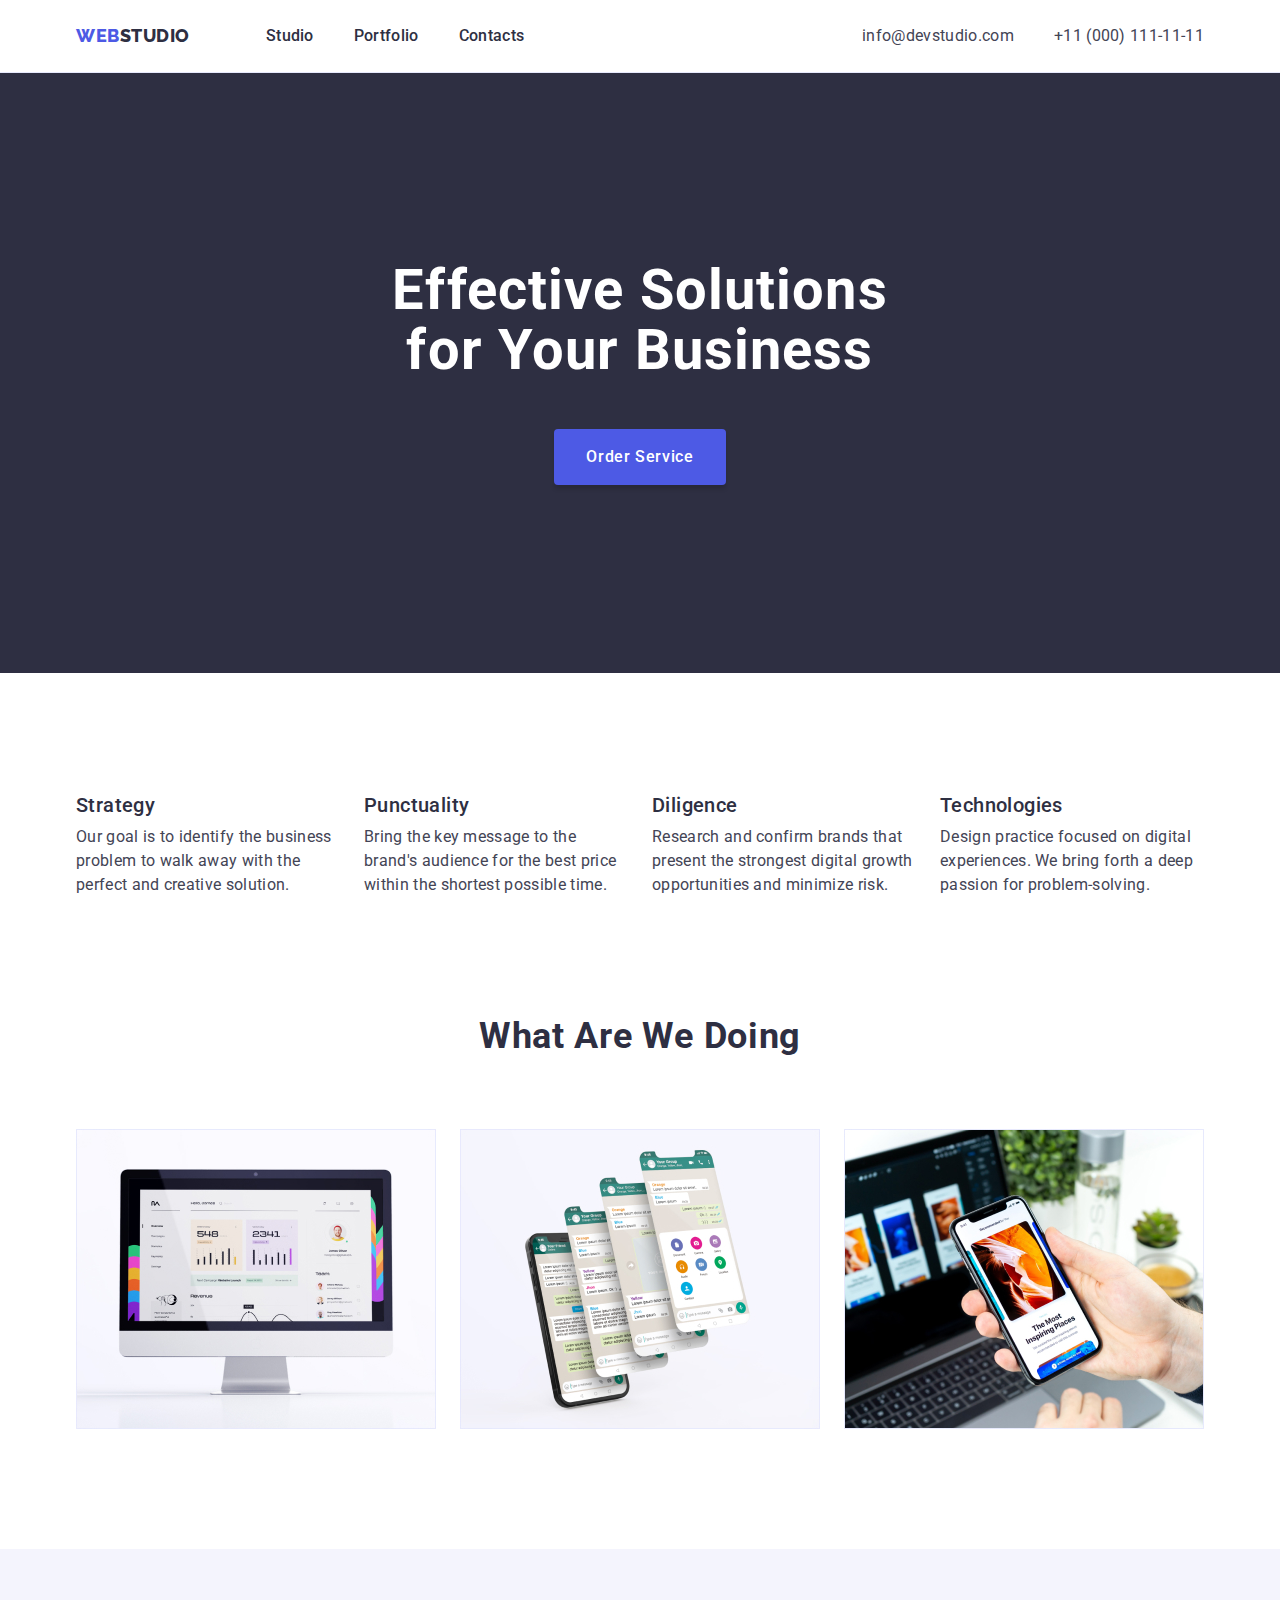
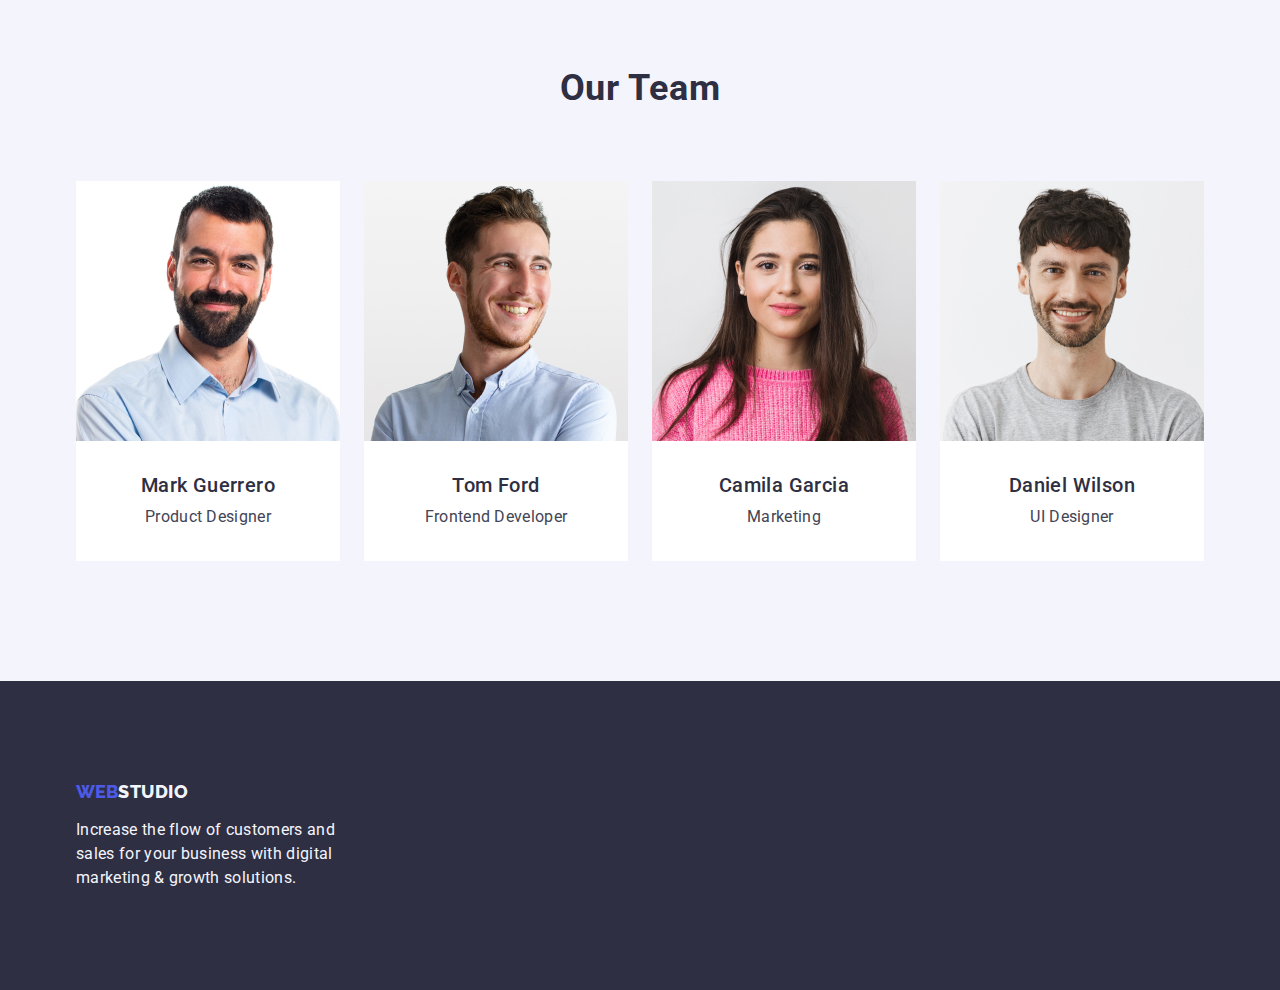
<file: index.html>
<!DOCTYPE html>
<html lang="en">
<head>
    <meta charset="UTF-8">
    <meta http-equiv="X-UA-Compatible" content="IE=edge">
    <meta name="viewport" content="width=device-width, initial-scale=1.0">
    <title>Document</title>
    <link rel="preconnect" href="https://fonts.googleapis.com">
    <link rel="preconnect" href="https://fonts.gstatic.com" crossorigin>
    <link href="https://fonts.googleapis.com/css2?family=Raleway:wght@800&family=Roboto:wght@400;500;700;900&display=swap" rel="stylesheet">
    <link rel="stylesheet" href="https://cdnjs.cloudflare.com/ajax/libs/modern-normalize/1.1.0/modern-normalize.min.css">
    <link rel="stylesheet" href="css/styles.css">
</head>
<body>
   <!-- Неader section -->
   <header class="border">
    <div class="header-container container">
        <!-- Nav -->
        <nav class="header-nav">
        <!-- Logo -->
        <a class="logo link" href="./index.html">Web<span class="logo-item">Studio</span></a>
        <ul class="nav-list link list">
            <li class="header-nav-list">
                <a class="header-nav-link link" href="./index.html">Studio</a>
            </li>
            <li class="header-nav-list">
                <a class="header-nav-link link" href="./portfolio.html">Portfolio</a>
            </li>
            <li class="header-nav-list">
                <a class="header-nav-link link" href="">Contacts</a>
            </li>
        </ul>
        </nav>
        <address class="contacts">
            <ul class="header-contacts link list">
                 <li><a class="header-link link" href="mailto:info@devstudio.com">info@devstudio.com</a></li>
                <li><a class="header-link list link" href="tel:+110001111111">+11 (000) 111-11-11</a></li>
            </ul>
         </address>
    </div>
</header>
    <!-- Main section -->
    <main>
        <!-- Hero section -->
            <section class="hero-section">
                <div class="main-container container"> 
                    <h1 class="hero-caption">Effective Solutions for Your Business</h1>
                    <button class="button" type="button">Order Service</button>
                </div>
            </section>
        <!-- About section -->
            <section class="page-section">
                <div class="container">
                    <h2 class="visually-hidden">About section</h2>
                    <ul class="page-item list">
                     <li class="desc-item"> 
                         <h3 class="section-title">Strategy</h3>
                         <p class="section-text">Our goal is to identify the business problem to walk away with the perfect and creative solution.</p>
                     </li>
                     <li class="desc-item">
                         <h3 class="section-title">Punctuality</h3>
                         <p class="section-text">Bring the key message to the brand's audience for the best price within the shortest possible time.</p>
                     </li>
                     <li class="desc-item">
                         <h3 class="section-title">Diligence</h3>
                         <p class="section-text">Research and confirm brands that present the strongest digital growth opportunities and minimize risk.</p>
                     </li>
                     <li class="desc-item">
                         <h3 class="section-title">Technologies</h3>
                         <p class="section-text">Design practice focused on digital experiences. We bring forth a deep passion for problem-solving.</p>
                     </li>
                    </ul>
                </div>
            </section>
        <!-- What are we doing-->
            <section class="content-section section">
                <div class="container">
                    <h2 class="content-title">What are we doing</h2>
                    <ul class="card-set list link">
                        <li class="card-set-item item">
                            <img src="./images/img.jpg" alt="laptop" width="360" height="300">
                        </li>
                        <li class="card-set-item item">
                            <img src="./images/img2.jpg" alt="smartphone" width="360" height="300">
                        </li>
                        <li class="card-set-item item">
                            <img src="./images/img3.jpg" alt="iphone" width="360" height="300">
                        </li>
                    </ul>
                </div>
            </section>
        <!-- Team section -->
            <section class="features-section section">
                <div class="container">
                    <h2 class="subject-section">Our Team</h2>
                    <ul class="features-list list card-set">
                       <li class="features-items card-set-item">
                        <img src="./images/img4.jpg" alt="Photo Mark Guerrero" width="264" height="260">
                        <div class="team-wrapper">
                            <h3 class="features-title">Mark Guerrero</h3>
                            <p class="features-section-text">Product Designer</p>
                        </div>
                       </li>
                       <li class="features-items card-set-item">
                        <img src="./images/img7.jpg" alt="Photo Tom Ford" width="264" height="260">
                        <div class="team-wrapper">
                            <h3 class="features-title">Tom Ford</h3>
                            <p class="features-section-text">Frontend Developer</p>
                        </div>
                       </li>
                       <li class="features-items card-set-item">
                        <img src="./images/img5.jpg" alt="Photo Camila Garcia" width="264" height="260">
                        <div class="team-wrapper">
                            <h3 class="features-title">Camila Garcia</h3>
                            <p class="features-section-text">Marketing</p>
                        </div>
                       </li>
                       <li class="features-items card-set-item">
                        <img src="./images/img6.jpg" alt="Photo Daniel Wilson" width="264" height="260">
                        <div class="team-wrapper">
                            <h3 class="features-title">Daniel Wilson</h3>
                            <p class="features-section-text">UI Designer</p>
                        </div>
                       </li>
                    </ul>
                </div>
            </section>
    </main>
    <!-- Footer -->
        <footer class="footer-section list">
            <div class="container-footer container">
                <a class="footer-logo-link link" href="./index.html">Web<span class="footer-logo">Studio</span></a>
                <p class="footer-text">Increase the flow of customers and sales for your business with digital marketing &#38; growth solutions.</p>
            </div>
        </footer>
</body>
</html>
</file>
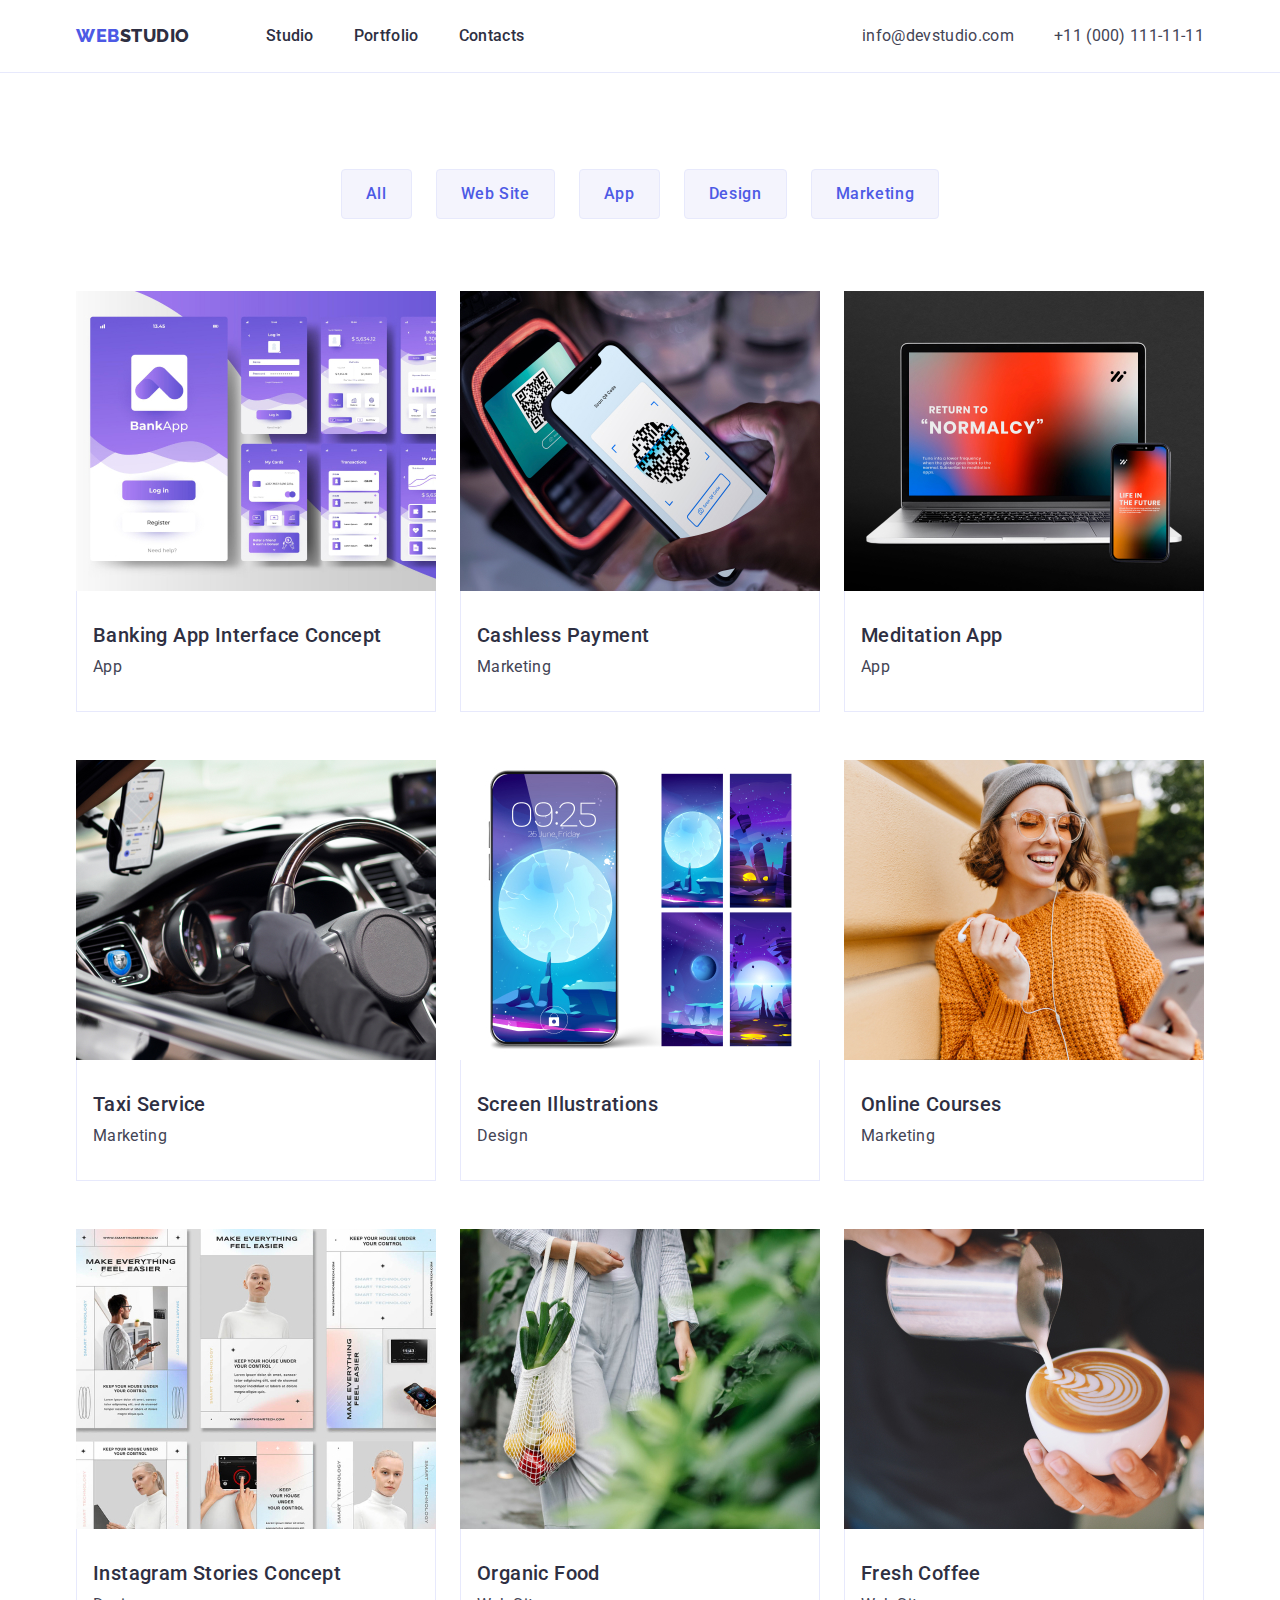
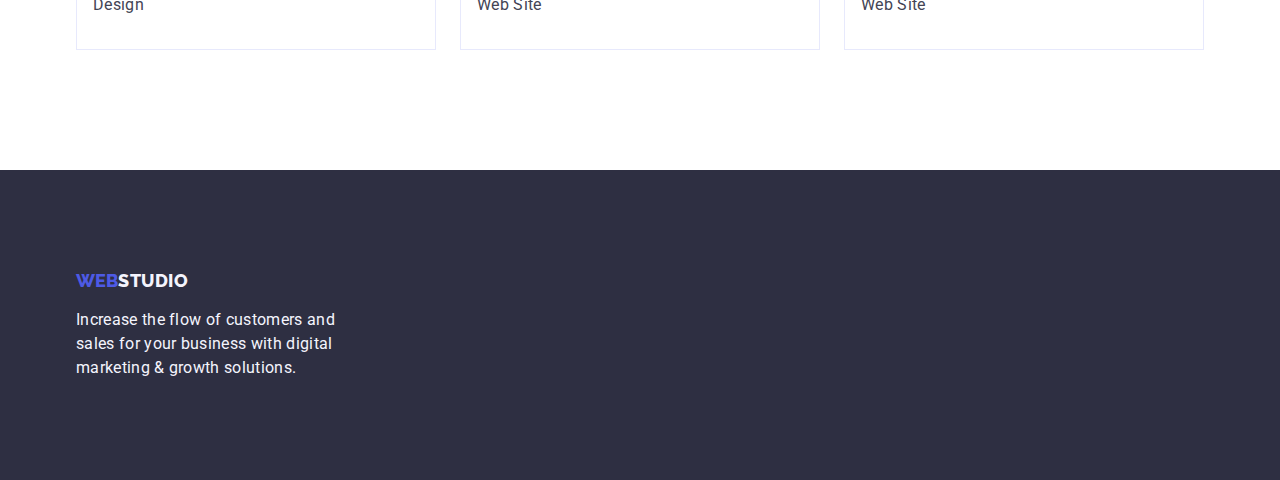
<file: portfolio.html>
<!DOCTYPE html>
<html lang="en">
<head>
    <meta charset="UTF-8">
    <meta http-equiv="X-UA-Compatible" content="IE=edge">
    <meta name="viewport" content="width=device-width, initial-scale=1.0">
    <title>Document</title>
    <link rel="preconnect" href="https://fonts.googleapis.com">
    <link rel="preconnect" href="https://fonts.gstatic.com" crossorigin>
    <link href="https://fonts.googleapis.com/css2?family=Raleway:wght@800&family=Roboto:wght@400;500;700;900&display=swap" rel="stylesheet">
    <link rel="stylesheet" href="https://cdnjs.cloudflare.com/ajax/libs/modern-normalize/1.1.0/modern-normalize.min.css">
    <link rel="stylesheet" href="css/styles.css">
</head>
<body>
    <!-- Неader section -->
    <header class="border">
        <div class="header-container container">
            <!-- Nav -->
            <nav class="header-nav">
            <!-- Logo -->
            <a class="logo link" href="./index.html">Web<span class="logo-item">Studio</span></a>
            <ul class="nav-list link list">
                <li class="header-nav-list">
                    <a class="header-nav-link link" href="./index.html">Studio</a>
                </li>
                <li class="header-nav-list">
                    <a class="header-nav-link link" href="./portfolio.html">Portfolio</a>
                </li>
                <li class="header-nav-list">
                    <a class="header-nav-link link" href="">Contacts</a>
                </li>
            </ul>
            </nav>
            <address class="contacts">
                <ul class="header-contacts link list">
                     <li><a class="header-link link" href="mailto:info@devstudio.com">info@devstudio.com</a></li>
                    <li><a class="header-link list link" href="tel:+110001111111">+11 (000) 111-11-11</a></li>
                </ul>
             </address>
        </div>
    </header>
    <!-- Main section -->
    <main>
    <section class="main-section">
        <div class="container">
            <h1  class="visually-hidden">Main section</h1>
            <ul class="main-item card-set list">
                <li><button class="main-button" type="button">All</button></li>
                <li><button class="main-button" type="button">Web Site</button></li>
                <li><button class="main-button" type="button">App</button></li>
                <li><button class="main-button" type="button">Design</button></li>
                <li><button class="main-button" type="button">Marketing</button></li>
            </ul>
            <ul class="main-item-wrapper card-set link list">
                <li class="body-items card-set-item">
                    <a class="main-link link" href=""><img src="./images/img11.jpg" alt="Banking App Interface Concept" width="360" height="300">
                        <div class="main-team-wrapper">
                            <h2 class="main-title">Banking App Interface Concept</h2>
                            <p class="main-text">App</p>
                        </div>
                    </a>
                </li>
                <li class="body-items card-set-item">
                    <a class="main-link link" href=""><img src="./images/img12.jpg" alt="Cashless Payment" width="360" height="300">
                        <div class="main-team-wrapper">
                            <h2 class="main-title">Cashless Payment</h2>
                            <p class="main-text">Marketing</p>
                        </div>
                    </a>
                </li>
                <li class="body-items card-set-item">
                    <a class="main-link link" href=""><img src="./images/img13.jpg" alt="Meditation App" width="360" height="300">
                        <div class="main-team-wrapper">
                            <h2 class="main-title">Meditation App</h2>
                            <p class="main-text">App</p>
                        </div>
                    </a>
                </li>
                <li class="body-items card-set-item">
                    <a class="main-link link" href=""><img src="./images/img14.jpg" alt="Taxi Service" width="360" height="300">
                        <div class="main-team-wrapper">
                            <h2 class="main-title">Taxi Service</h2>
                            <p class="main-text">Marketing</p>
                        </div>
                    </a>
                </li>
                <li class="body-items card-set-item">
                    <a class="main-link link" href=""> <img src="./images/img15.jpg" alt="Screen Illustrations" width="360" height="300">
                        <div class="main-team-wrapper">
                            <h2 class="main-title">Screen Illustrations</h2>
                            <p class="main-text">Design</p>
                        </div>
                    </a>
                </li>
                <li class="body-items card-set-item">
                    <a class="main-link link" href=""> <img src="./images/img16.jpg" alt="Online Courses" width="360" height="300">
                        <div class="main-team-wrapper">
                            <h2 class="main-title">Online Courses</h2>
                            <p class="main-text">Marketing</p>
                        </div>
                    </a>
                </li>
                <li class="body-items card-set-item">
                    <a class="main-link link" href=""><img src="./images/img17.jpg" alt="Instagram Stories Concept" width="360" height="300">
                        <div class="main-team-wrapper">
                            <h2 class="main-title">Instagram Stories Concept</h2>
                            <p class="main-text">Design</p>
                        </div>
                    </a>
                </li>
                <li class="body-items card-set-item">
                    <a class="main-link link" href="">   <img src="./images/img18.jpg" alt="Organic Food" width="360" height="300">
                        <div class="main-team-wrapper">
                            <h2 class="main-title">Organic Food</h2>
                            <p class="main-text">Web Site</p>
                        </div>
                    </a>
                </li>
                <li class="body-items card-set-item">
                    <a class="main-link link" href=""><img src="./images/img19.jpg" alt="Fresh Coffee" width="360" height="300">
                        <div class="main-team-wrapper">
                            <h2 class="main-title">Fresh Coffee</h2>
                            <p class="main-text">Web Site</p>
                        </div>
                    </a>
                </li>
            </ul>
        </div>
    </section>
        
    </main>
    <!-- Footer -->
    <footer class="footer-section list">
        <div class="container-footer container">
            <a class="footer-logo-link link" href="./index.html">Web<span class="footer-logo">Studio</span></a>
            <p class="footer-text">Increase the flow of customers and sales for your business with digital marketing &#38; growth solutions.</p>
        </div>
    </footer>
</body>
</html>
</file>
<file: css/styles.css>
/* Root */
:root { 
--iris: #4d5ae5;
--ocean: #404bbf;
--navy-blue: #2e2f42;
--green: #31d0aa;
--slate: #434455;
--light-slate: #8e8f99;
--cornflower: #e7e9fc;
--cloud: #f4f4fd;
--navy-blue-modal: #2e2f42;
--grey: #2e2f42;
--white: #ffffff;
--dairy: #fcfcfc;
/* Others */
--items: 3;
--indent: 24px;
}


/* Body */
body {
background-color: var(--white);
font-family: 'Roboto', sans-serif;
color:var(--slate);
}


/* Card-set */
.card-set {
display: flex;
flex-wrap: wrap;
gap: var(--indent);
  }
.card-set-item {
width: calc((100% - var(--indent) * (var(--items) - 1)) / var(--items));
}


/* Reset */
.list {
list-style: none;
margin: 0px;
padding: 0px;
}

.link {
text-decoration: none;
}

h1,h2,h3,h4,h5,h6,p{
margin: 0px;
}
img{
display: block;
max-width: 100%;
height: auto;
}

.section{
padding-bottom: 120px;
padding-top: 120px;
}


/* Conteiner */
.container {
width: 1158px;
margin-left: auto;
margin-right: auto;
padding-left: 15px;
padding-right: 15px;

}


/* Header */


/* Border */
.border{
	border-bottom: 1px solid var(--cornflower);
}


/* Logo */
.logo {
font-family: 'Raleway',sans-serif;
font-weight: 800;
font-size: 18px;
line-height: 1.17;
letter-spacing: 0.03em;
text-transform: uppercase;
color: var(--iris);
font-style: normal;
margin-right: 76px;
max-width: 496px;
}

.logo-item {
color: var(--navy-blue);
}



/* Nav */
.contacts{
font-style: normal;
}   
.header-contacts{
gap: 40px;
display: flex;
align-items: center;
}
.header-container{
display: flex;
align-items: center;
}
.header-nav{
margin-right: auto;
align-items: center;
display: flex;
text-align: center;
}
.nav-list{
display: flex;
gap: 40px;
}
.header-nav-link {
font-weight: 500;
font-size: 16px;
line-height: 1.5;
letter-spacing: 0.02em;
color: var(--navy-blue);
padding-top: 24px;
padding-bottom: 24px;
display: block;
}

.header-link{ 
display: block;
padding-top: 24px;
padding-bottom: 24px;}

.header-nav-link:hover,
.header-nav-link:focus {
color: var(--ocean);
}
.header-nav-link:active {
color: var(--ocean);
}
.header-link {
font-weight: 400;
font-size: 16px;
line-height: 1.5;
letter-spacing: 0.02em;
color: var(--slate); 
text-decoration: none;
}
.header-link:hover,
.header-link:focus {
color: var(--ocean);
}


/* Hero-section*/


/* Main-container */
.main-container{
text-align: center;
}
.hero-section {
background-color: var(--navy-blue-modal);
padding-top: 188px;
padding-bottom: 188px;
}
.hero-caption {
background-color: var(--grey);
font-weight: 700;
font-size: 56px;
line-height: 1.07;
text-align: center;
letter-spacing: 0.02em;
color: var(--white);
max-width: 496px;
margin: 0 auto 48px;
}



/* Booton */
.button {
display: block;
border: none;
min-width: 105px;
min-height: 24px;
font-family: "Roboto", sans-serif;
font-weight: 500;
font-size: 16px;
line-height: 1.5;
letter-spacing: 0.04em;
background-color: var(--iris);
color: var(--white);
box-shadow: 0px 4px 4px rgba(0, 0, 0, 0.15);
border-radius: 4px;
cursor: pointer;
padding-top: 16px;
padding-bottom: 16px;
padding-left: 32px;
padding-right: 32px;
min-width: 169px;
height: 56px;
margin: auto;
}
.button:hover,
.button:focus {
background-color: var(--ocean);
color: #ffffff;
}


/* About section */
.page-section{
padding-top: 120px;
padding-bottom: 120px;
}
.page-item{
display: flex;
}

.desc-item{
margin-right: 24px;
}
.desc-item:last-child{
margin-right: 0;
}
.section-title {
font-weight: 500;
font-size: 20px;
line-height: 1.2;
letter-spacing: 0.02em;
color: var(--navy-blue);
margin-bottom: 8px;
}
.visually-hidden {
visibility: hidden;
position: absolute;
width: 1px;
height: 1px;
margin: -1px;
border: 0;
padding: 0;
		
white-space: nowrap;
clip-path: inset(100%);
clip: rect(0 0 0 0);
overflow: hidden;
}
	  

.section-text {
font-weight: 400;
font-size: 16px;
line-height: 1.5;
letter-spacing: 0.02em;
color: var(--slate);
min-width: 264px;
}


/* What are we doing */
.content-title {
font-weight: 700;
font-size: 36px;
line-height: 1.11;
text-align: center;
letter-spacing: 0.02em;
text-transform: capitalize;
color: var(--navy-blue); 
margin-bottom: 72px; 
} 
.content-section {
background-color:var(--white);
padding-top: 0px;
}


/* Team section */

.team-wrapper{
padding: 32px 44px;
border-top-left-radius: 0px;
border-top-right-radius: 0px;
border-bottom-right-radius: 4px;
border-bottom-left-radius: 4px;
padding-top: 32px;
padding-bottom: 32px;
padding-left: 16px;
padding-right: 16px;
}
.features-items{
	background-color: var(--white);
}
.features-list{
--items: 4;
} 
.features-section {
background-color:var(--cloud) ;
}
.features-items {
background-color: var(--white);
}
.subject-section {
font-weight: 700;
font-size: 36px;
line-height: 1.11;
text-align: center;
letter-spacing: 0.02em;
text-transform: capitalize;
color: var(--navy-blue);
margin-bottom: 72px;
}
.features-title {
background-color:var(--white);
font-weight: 500;
font-size: 20px;
line-height: 1.2;
text-align: center;
letter-spacing: 0.02em;
color: var(--navy-blue);
margin-bottom: 8px;
}
.features-section-text {
font-size: 16px;
line-height: 1.5;
letter-spacing: 0.02em;
text-align: center;
}

/* Footer */
.footer-section {
background-color: var(--navy-blue-modal);
padding-top: 100px;
padding-bottom: 100px;
}

.footer-logo-link {
display: inline-block;
margin-bottom: 16px;
font-family: 'Raleway',sans-serif;
font-weight: 800;
font-size: 18px;
align-items: center;
text-transform: uppercase;
color: var(--iris);
}

.footer-logo {
font-family: 'Raleway',sans-serif;
font-weight: 800;
font-size: 18px;
line-height: 1.17;
align-items: center;
letter-spacing: 0.03em;
text-transform: uppercase;
color: var(--cloud);}

.footer-text {
color: #f4f4fd;
width: 264px;
line-height: 24px;
letter-spacing: 0.02em;
}



/* Portfolio */
.main-item-wrapper{
row-gap: 48px;
}


.main-section{
padding-top: 96px;
padding-bottom: 120px;
}
.body-items{
--items: 3;
}

.main-title {
font-weight: 500;
font-size: 20px;
line-height: 1.2;
letter-spacing: 0.02em;
color: var(--navy-blue);
}
.main-button {
font-family:"Roboto", sans-serif;
font-weight: 500;
background-color: var(--cloud);
color: var(--iris);
font-size: 16px;
line-height: 1.5;
text-align: center;
letter-spacing: 0.04em;
cursor: pointer;
padding-left: 24px;
padding-right: 24px;
padding-bottom: 12px;
padding-top: 12px;
border-radius: 4px;
}
.main-button{
border: 1px solid var(--cornflower);
}
.main-button:hover,
.main-button:focus {
background-color: var(--ocean);
color: var(--white);
border: 1px solid transparent ;
}
.main-button:active {
background-color: var(--ocean);
color: var(--white);
}
.main-text {
font-weight: 400;
font-size: 16px;
line-height: 1.5;
letter-spacing: 0.02em;
color: var(--slate);
}
.main-subject {
visibility: hidden;
}
.main-team-wrapper {
padding-left: 16px;
padding-right: 16px;
padding-top: 32px;
padding-bottom: 32px;
border: 1px solid var(--cornflower);
border-top:none ;
}
.main-title {
margin-bottom: 8px;
}
.main-item {
justify-content: center;
flex-wrap: nowrap;
min-width: 116px;
margin-bottom: 72px;
}
</file>
